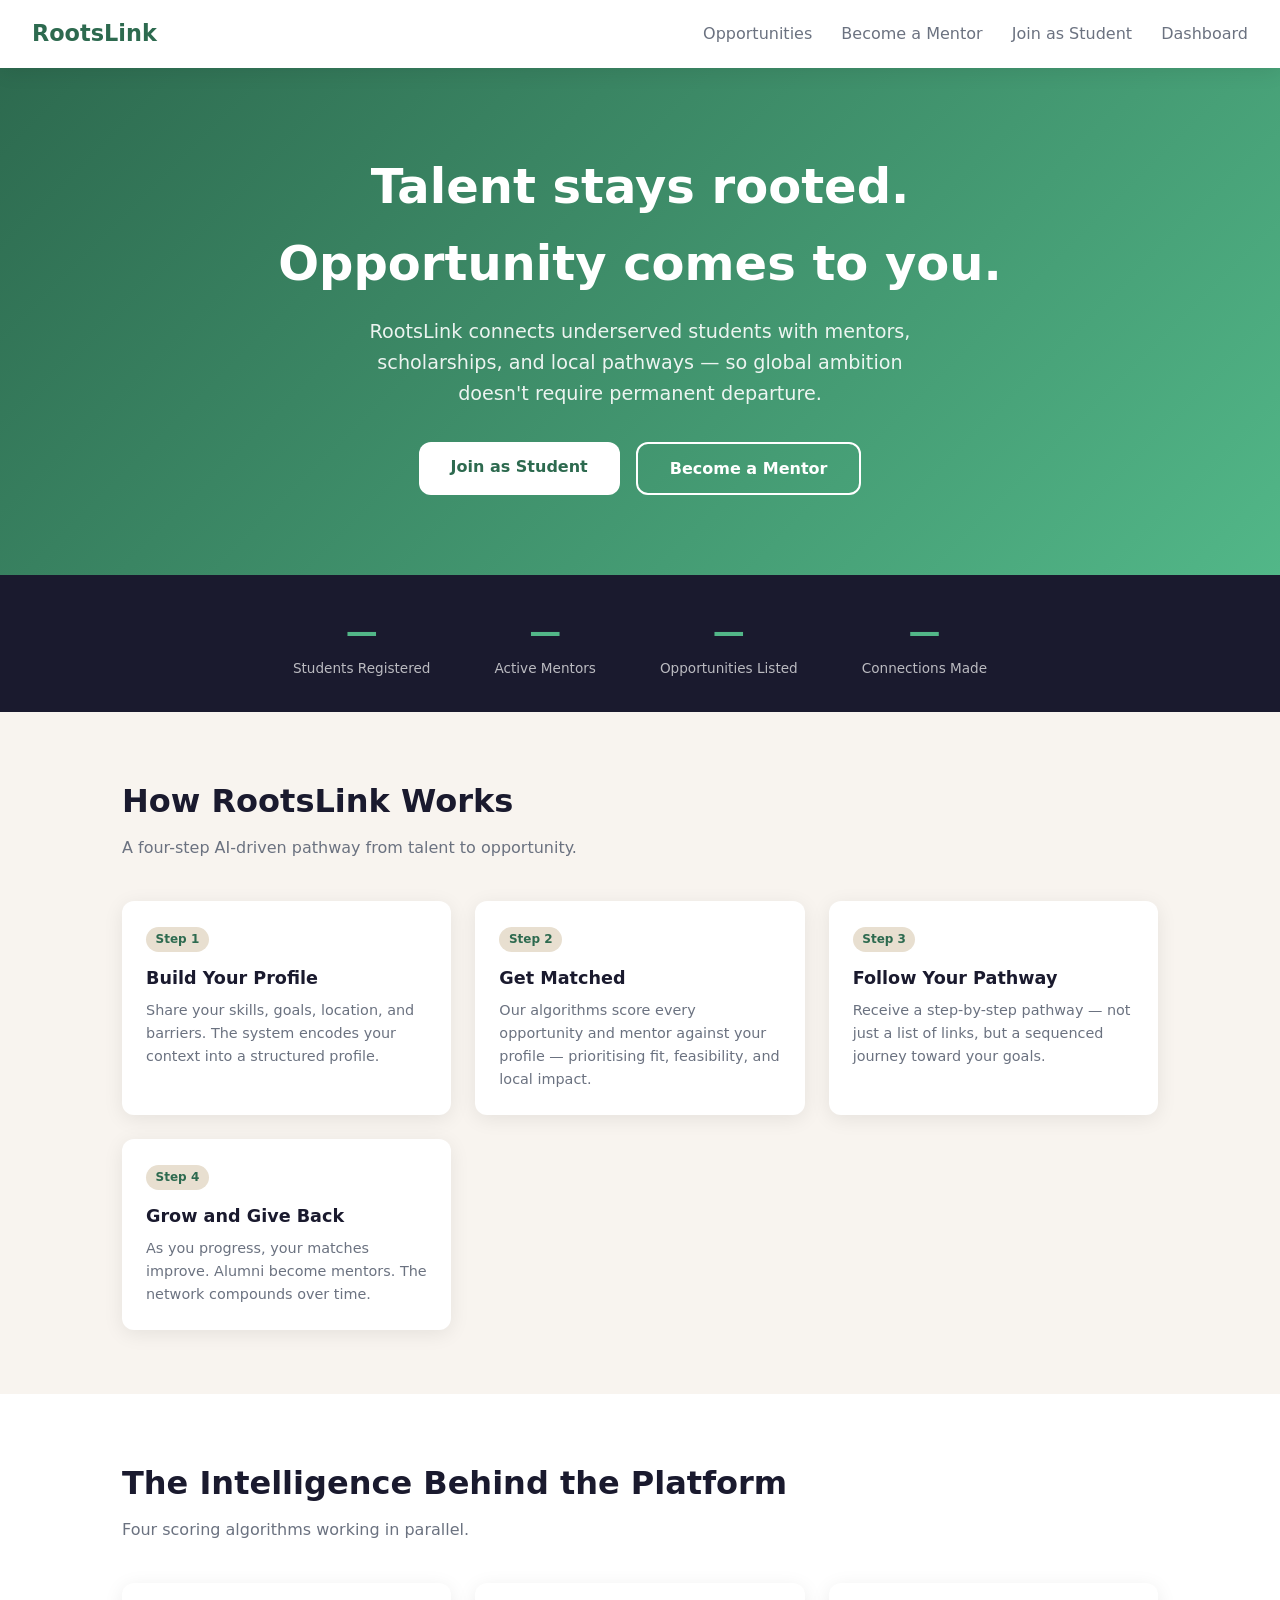
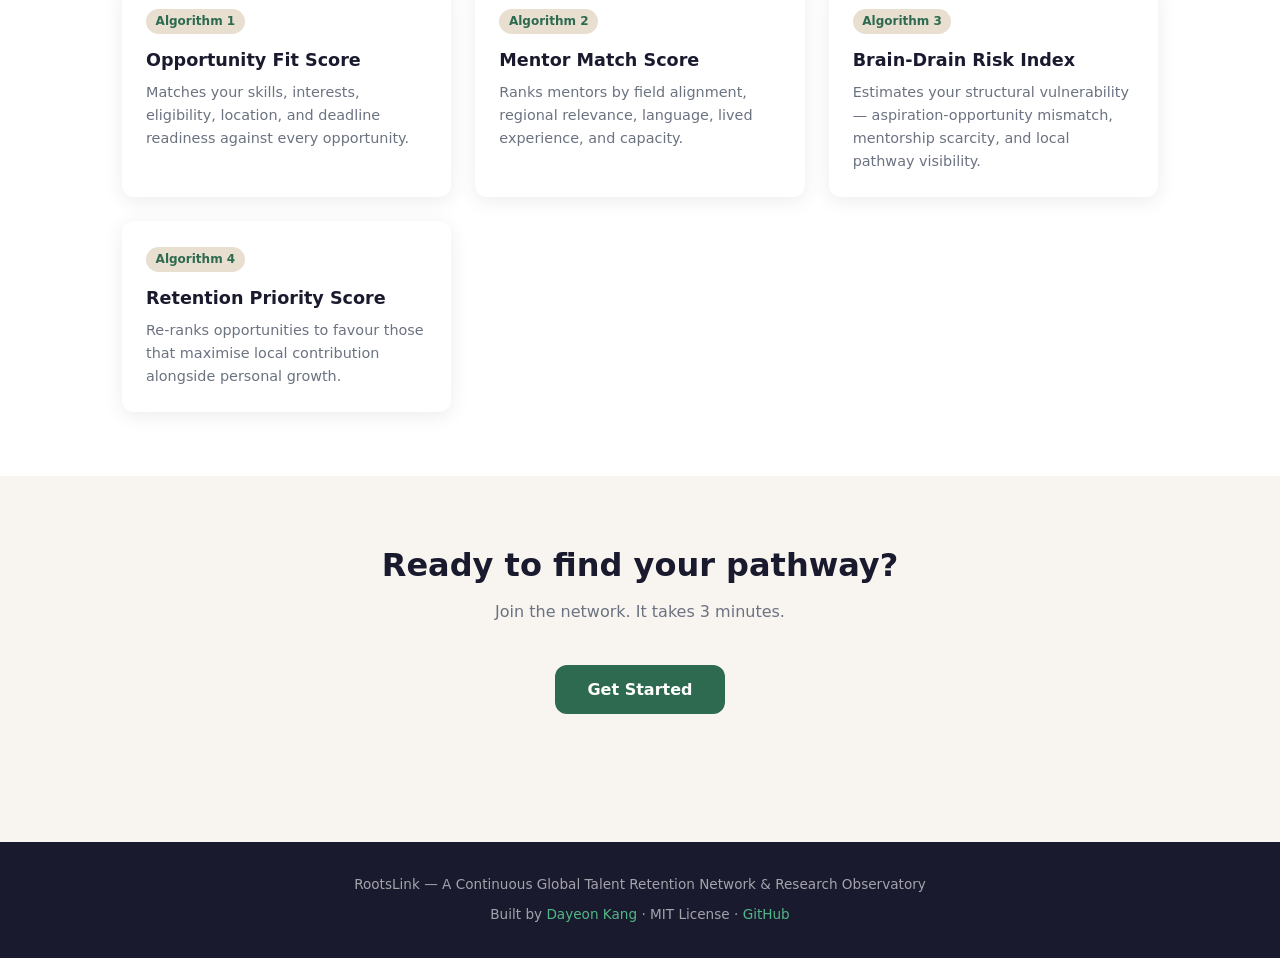
<file: frontend/index.html>
<!DOCTYPE html>
<html lang="en">
<head>
  <meta charset="UTF-8" />
  <meta name="viewport" content="width=device-width, initial-scale=1.0" />
  <title>RootsLink — Global Talent Retention Network</title>
  <link rel="stylesheet" href="styles.css" />
</head>
<body>

<nav>
  <a href="index.html" class="nav-logo">RootsLink</a>
  <div class="nav-links">
    <a href="opportunities.html">Opportunities</a>
    <a href="register-mentor.html">Become a Mentor</a>
    <a href="register-student.html">Join as Student</a>
    <a href="dashboard.html">Dashboard</a>
  </div>
</nav>

<!-- Hero -->
<section class="hero">
  <h1>Talent stays rooted.<br>Opportunity comes to you.</h1>
  <p>RootsLink connects underserved students with mentors, scholarships, and local pathways — so global ambition doesn't require permanent departure.</p>
  <div style="display:flex; gap:1rem; justify-content:center; flex-wrap:wrap;">
    <a href="register-student.html" class="btn btn-secondary">Join as Student</a>
    <a href="register-mentor.html" class="btn btn-outline" style="color:#fff; border-color:#fff;">Become a Mentor</a>
  </div>
</section>

<!-- Impact Stats -->
<div class="stats-bar">
  <div class="stat">
    <div class="stat-number" id="stat-users">—</div>
    <div class="stat-label">Students Registered</div>
  </div>
  <div class="stat">
    <div class="stat-number" id="stat-mentors">—</div>
    <div class="stat-label">Active Mentors</div>
  </div>
  <div class="stat">
    <div class="stat-number" id="stat-opps">—</div>
    <div class="stat-label">Opportunities Listed</div>
  </div>
  <div class="stat">
    <div class="stat-number" id="stat-interactions">—</div>
    <div class="stat-label">Connections Made</div>
  </div>
</div>

<!-- How It Works -->
<div class="section">
  <h2 class="section-title">How RootsLink Works</h2>
  <p class="section-sub">A four-step AI-driven pathway from talent to opportunity.</p>
  <div class="card-grid">
    <div class="card">
      <div class="card-tag">Step 1</div>
      <h3>Build Your Profile</h3>
      <p>Share your skills, goals, location, and barriers. The system encodes your context into a structured profile.</p>
    </div>
    <div class="card">
      <div class="card-tag">Step 2</div>
      <h3>Get Matched</h3>
      <p>Our algorithms score every opportunity and mentor against your profile — prioritising fit, feasibility, and local impact.</p>
    </div>
    <div class="card">
      <div class="card-tag">Step 3</div>
      <h3>Follow Your Pathway</h3>
      <p>Receive a step-by-step pathway — not just a list of links, but a sequenced journey toward your goals.</p>
    </div>
    <div class="card">
      <div class="card-tag">Step 4</div>
      <h3>Grow and Give Back</h3>
      <p>As you progress, your matches improve. Alumni become mentors. The network compounds over time.</p>
    </div>
  </div>
</div>

<!-- Algorithms -->
<div style="background: var(--white);">
  <div class="section">
    <h2 class="section-title">The Intelligence Behind the Platform</h2>
    <p class="section-sub">Four scoring algorithms working in parallel.</p>
    <div class="card-grid">
      <div class="card">
        <div class="card-tag">Algorithm 1</div>
        <h3>Opportunity Fit Score</h3>
        <p>Matches your skills, interests, eligibility, location, and deadline readiness against every opportunity.</p>
      </div>
      <div class="card">
        <div class="card-tag">Algorithm 2</div>
        <h3>Mentor Match Score</h3>
        <p>Ranks mentors by field alignment, regional relevance, language, lived experience, and capacity.</p>
      </div>
      <div class="card">
        <div class="card-tag">Algorithm 3</div>
        <h3>Brain-Drain Risk Index</h3>
        <p>Estimates your structural vulnerability — aspiration-opportunity mismatch, mentorship scarcity, and local pathway visibility.</p>
      </div>
      <div class="card">
        <div class="card-tag">Algorithm 4</div>
        <h3>Retention Priority Score</h3>
        <p>Re-ranks opportunities to favour those that maximise local contribution alongside personal growth.</p>
      </div>
    </div>
  </div>
</div>

<!-- CTA -->
<div class="section" style="text-align:center;">
  <h2 class="section-title">Ready to find your pathway?</h2>
  <p class="section-sub">Join the network. It takes 3 minutes.</p>
  <a href="register-student.html" class="btn btn-primary">Get Started</a>
</div>

<footer>
  <p>RootsLink — A Continuous Global Talent Retention Network &amp; Research Observatory</p>
  <p style="margin-top:.5rem;">Built by <a href="#">Dayeon Kang</a> · MIT License · <a href="#">GitHub</a></p>
</footer>

<script>
  // Load impact stats from API
  const API = "http://localhost:8000";
  fetch(`${API}/match/stats/overview`)
    .then(r => r.json())
    .then(d => {
      document.getElementById("stat-users").textContent        = d.total_users;
      document.getElementById("stat-mentors").textContent      = d.total_mentors;
      document.getElementById("stat-opps").textContent         = d.total_opportunities;
      document.getElementById("stat-interactions").textContent = d.total_interactions;
    })
    .catch(() => {
      // API not running — show placeholder
      ["stat-users","stat-mentors","stat-opps","stat-interactions"]
        .forEach(id => document.getElementById(id).textContent = "—");
    });
</script>
</body>
</html>
</file>
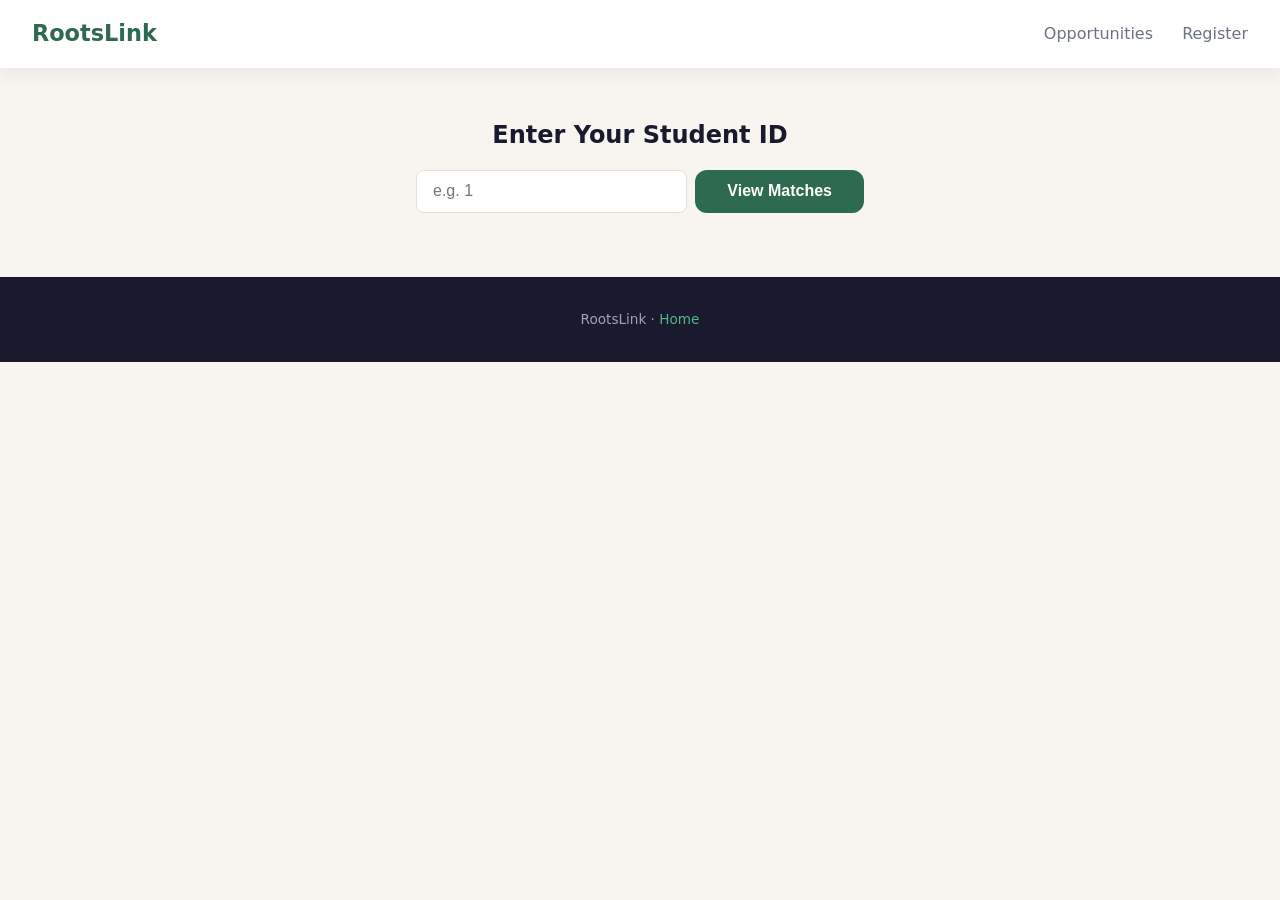
<file: frontend/dashboard.html>
<!DOCTYPE html>
<html lang="en">
<head>
  <meta charset="UTF-8" />
  <meta name="viewport" content="width=device-width, initial-scale=1.0" />
  <title>My Dashboard — RootsLink</title>
  <link rel="stylesheet" href="styles.css" />
</head>
<body>

<nav>
  <a href="index.html" class="nav-logo">RootsLink</a>
  <div class="nav-links">
    <a href="opportunities.html">Opportunities</a>
    <a href="register-student.html">Register</a>
  </div>
</nav>

<!-- User ID input -->
<div id="id-prompt" style="max-width:480px; margin:3rem auto; text-align:center; padding:0 1rem;">
  <h2 style="margin-bottom:1rem;">Enter Your Student ID</h2>
  <div style="display:flex; gap:.5rem;">
    <input type="number" id="user-id-input" placeholder="e.g. 1"
           style="flex:1; padding:.7rem 1rem; border-radius:8px; border:1.5px solid #e8dfd0; font-size:1rem;" />
    <button onclick="loadDashboard()" class="btn btn-primary">View Matches</button>
  </div>
</div>

<div id="dashboard-content" style="display:none;">
  <div class="dashboard-grid">

    <!-- Sidebar -->
    <aside class="sidebar">
      <h3 id="user-name">—</h3>
      <p style="font-size:.85rem; color:var(--muted); margin-bottom:1rem;" id="user-meta">—</p>

      <p style="font-size:.85rem; font-weight:600; margin-bottom:.5rem;">Brain-Drain Risk</p>
      <span id="risk-badge" class="risk-badge risk-medium">—</span>
      <div class="score-bar" style="margin-top:.75rem;">
        <div id="risk-fill" class="score-fill" style="width:0%; background:linear-gradient(90deg,#fbbf24,#dc2626);"></div>
      </div>
      <p style="font-size:.75rem; color:var(--muted); margin-top:.4rem;" id="risk-score">—</p>

      <hr style="margin:1.5rem 0; border:none; border-top:1px solid #e8dfd0;" />

      <h3 style="margin-bottom:1rem;">Your Pathway</h3>
      <ol class="pathway-list" id="pathway-list"></ol>
    </aside>

    <!-- Main -->
    <main class="main-content">

      <!-- Top Mentors -->
      <h2 style="font-size:1.3rem; font-weight:700; margin-bottom:1rem;">Top Mentor Matches</h2>
      <div id="mentor-list"></div>

      <!-- Top Opportunities -->
      <h2 style="font-size:1.3rem; font-weight:700; margin:2rem 0 1rem;">Top Opportunity Matches</h2>
      <div id="opp-list"></div>

    </main>
  </div>
</div>

<footer>
  <p>RootsLink · <a href="index.html">Home</a></p>
</footer>

<script>
  const API = "http://localhost:8000";

  // Check URL param
  const params = new URLSearchParams(window.location.search);
  if (params.get("user_id")) {
    document.getElementById("user-id-input").value = params.get("user_id");
    loadDashboard();
  }

  async function loadDashboard() {
    const userId = document.getElementById("user-id-input").value.trim();
    if (!userId) return;

    try {
      // Load user profile
      const userRes  = await fetch(`${API}/users/${userId}`);
      const matchRes = await fetch(`${API}/match/${userId}`);

      if (!userRes.ok || !matchRes.ok) {
        alert("User not found. Please check your ID.");
        return;
      }

      const user  = await userRes.json();
      const match = await matchRes.json();

      document.getElementById("id-prompt").style.display       = "none";
      document.getElementById("dashboard-content").style.display = "block";

      // Sidebar
      document.getElementById("user-name").textContent = user.name;
      document.getElementById("user-meta").textContent =
        `${user.country}${user.region ? ", " + user.region : ""} · ${user.education_level || "Student"}`;

      const riskPct   = Math.round(match.brain_drain_risk * 100);
      const riskBadge = document.getElementById("risk-badge");
      riskBadge.textContent  = match.risk_level.toUpperCase();
      riskBadge.className    = `risk-badge risk-${match.risk_level}`;
      document.getElementById("risk-fill").style.width = `${riskPct}%`;
      document.getElementById("risk-score").textContent = `Score: ${match.brain_drain_risk} / 1.0`;

      // Pathway
      const pathwayList = document.getElementById("pathway-list");
      pathwayList.innerHTML = match.pathway_summary.map(step => `<li>${step}</li>`).join("");

      // Mentors
      const mentorList = document.getElementById("mentor-list");
      mentorList.innerHTML = match.top_mentors.length
        ? match.top_mentors.map(m => `
          <div class="match-card">
            <h4>${m.name}</h4>
            <p class="match-meta">${m.field} · ${m.country} · ${m.language}
              ${m.diaspora_status ? " · <em>Diaspora</em>" : ""}
            </p>
            <div class="score-bar"><div class="score-fill" style="width:${Math.round(m.mentor_match_score*100)}%"></div></div>
            <p style="font-size:.8rem; color:var(--muted);">Match score: ${m.mentor_match_score}</p>
            <ul class="reasons-list">${m.reasons.map(r => `<li>${r}</li>`).join("")}</ul>
          </div>`).join("")
        : "<p style='color:var(--muted);'>No mentors available yet.</p>";

      // Opportunities
      const oppList = document.getElementById("opp-list");
      oppList.innerHTML = match.top_opportunities.length
        ? match.top_opportunities.map(o => `
          <div class="match-card">
            <h4>${o.title}</h4>
            <p class="match-meta">${o.organization} · ${o.type} · ${o.mode}</p>
            <div class="score-bar"><div class="score-fill" style="width:${Math.round(o.final_score*100)}%"></div></div>
            <p style="font-size:.8rem; color:var(--muted);">
              Final score: ${o.final_score}
              (fit: ${o.opportunity_fit_score} · retention: ${o.retention_priority_score})
            </p>
            <ul class="reasons-list">${o.reasons.map(r => `<li>${r}</li>`).join("")}</ul>
            ${o.barriers.length ? `<ul class="reasons-list barriers-list">${o.barriers.map(b => `<li>${b}</li>`).join("")}</ul>` : ""}
            ${o.link ? `<a href="${o.link}" target="_blank" class="btn btn-outline btn-sm" style="margin-top:.75rem; display:inline-block;">Apply →</a>` : ""}
          </div>`).join("")
        : "<p style='color:var(--muted);'>No opportunities matched. Try adding more to the database.</p>";

    } catch (err) {
      alert("Could not connect to the API. Is the server running on port 8000?");
    }
  }
</script>
</body>
</html>
</file>
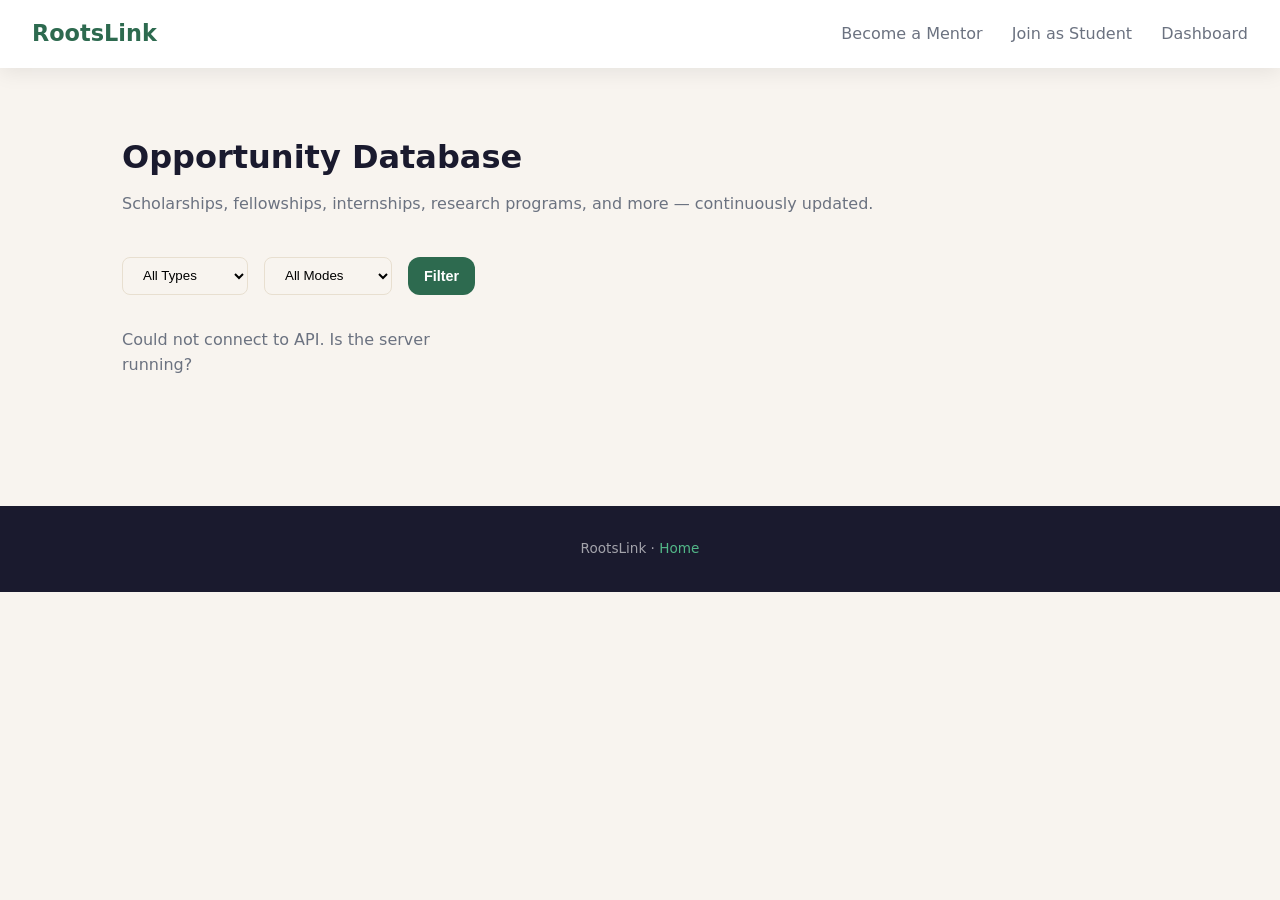
<file: frontend/opportunities.html>
<!DOCTYPE html>
<html lang="en">
<head>
  <meta charset="UTF-8" />
  <meta name="viewport" content="width=device-width, initial-scale=1.0" />
  <title>Opportunities — RootsLink</title>
  <link rel="stylesheet" href="styles.css" />
</head>
<body>

<nav>
  <a href="index.html" class="nav-logo">RootsLink</a>
  <div class="nav-links">
    <a href="register-mentor.html">Become a Mentor</a>
    <a href="register-student.html">Join as Student</a>
    <a href="dashboard.html">Dashboard</a>
  </div>
</nav>

<div class="section">
  <h2 class="section-title">Opportunity Database</h2>
  <p class="section-sub">Scholarships, fellowships, internships, research programs, and more — continuously updated.</p>

  <!-- Filters -->
  <div style="display:flex; gap:1rem; flex-wrap:wrap; margin-bottom:2rem;">
    <select id="filter-type" style="padding:.6rem 1rem; border-radius:8px; border:1.5px solid #e8dfd0; background:#f8f4ef;">
      <option value="">All Types</option>
      <option value="scholarship">Scholarship</option>
      <option value="fellowship">Fellowship</option>
      <option value="internship">Internship</option>
      <option value="research">Research</option>
      <option value="competition">Competition</option>
      <option value="hackathon">Hackathon</option>
    </select>
    <select id="filter-mode" style="padding:.6rem 1rem; border-radius:8px; border:1.5px solid #e8dfd0; background:#f8f4ef;">
      <option value="">All Modes</option>
      <option value="remote">Remote</option>
      <option value="local">Local</option>
      <option value="hybrid">Hybrid</option>
      <option value="international">International</option>
    </select>
    <button onclick="loadOpportunities()" class="btn btn-primary btn-sm">Filter</button>
  </div>

  <div id="opp-grid" class="card-grid">
    <p style="color:var(--muted);">Loading opportunities...</p>
  </div>
</div>

<footer>
  <p>RootsLink · <a href="index.html">Home</a></p>
</footer>

<script>
  const API = "http://localhost:8000";

  async function loadOpportunities() {
    const type = document.getElementById("filter-type").value;
    const mode = document.getElementById("filter-mode").value;

    let url = `${API}/opportunities/?limit=50`;
    if (type) url += `&type=${type}`;
    if (mode) url += `&mode=${mode}`;

    const grid = document.getElementById("opp-grid");
    grid.innerHTML = "<p style='color:var(--muted);'>Loading...</p>";

    try {
      const res  = await fetch(url);
      const data = await res.json();

      if (!data.length) {
        grid.innerHTML = "<p style='color:var(--muted);'>No opportunities found.</p>";
        return;
      }

      grid.innerHTML = data.map(opp => `
        <div class="card">
          <span class="card-tag">${opp.type} · ${opp.mode}</span>
          <h3>${opp.title}</h3>
          <p style="font-weight:600; font-size:.85rem; margin:.25rem 0;">${opp.organization}</p>
          <p>${opp.description || "No description available."}</p>
          ${opp.deadline ? `<p style="margin-top:.5rem; font-size:.8rem; color:var(--muted);">Deadline: ${opp.deadline}</p>` : ""}
          <p style="font-size:.8rem; color:var(--muted);">Cost: ${opp.cost === 0 ? "Free" : `$${opp.cost}`} · Impact: ${opp.impact_score}/10</p>
          ${opp.link ? `<a href="${opp.link}" target="_blank" class="btn btn-outline btn-sm" style="margin-top:1rem; display:inline-block;">Apply →</a>` : ""}
        </div>
      `).join("");
    } catch {
      grid.innerHTML = "<p style='color:var(--muted);'>Could not connect to API. Is the server running?</p>";
    }
  }

  loadOpportunities();
</script>
</body>
</html>
</file>
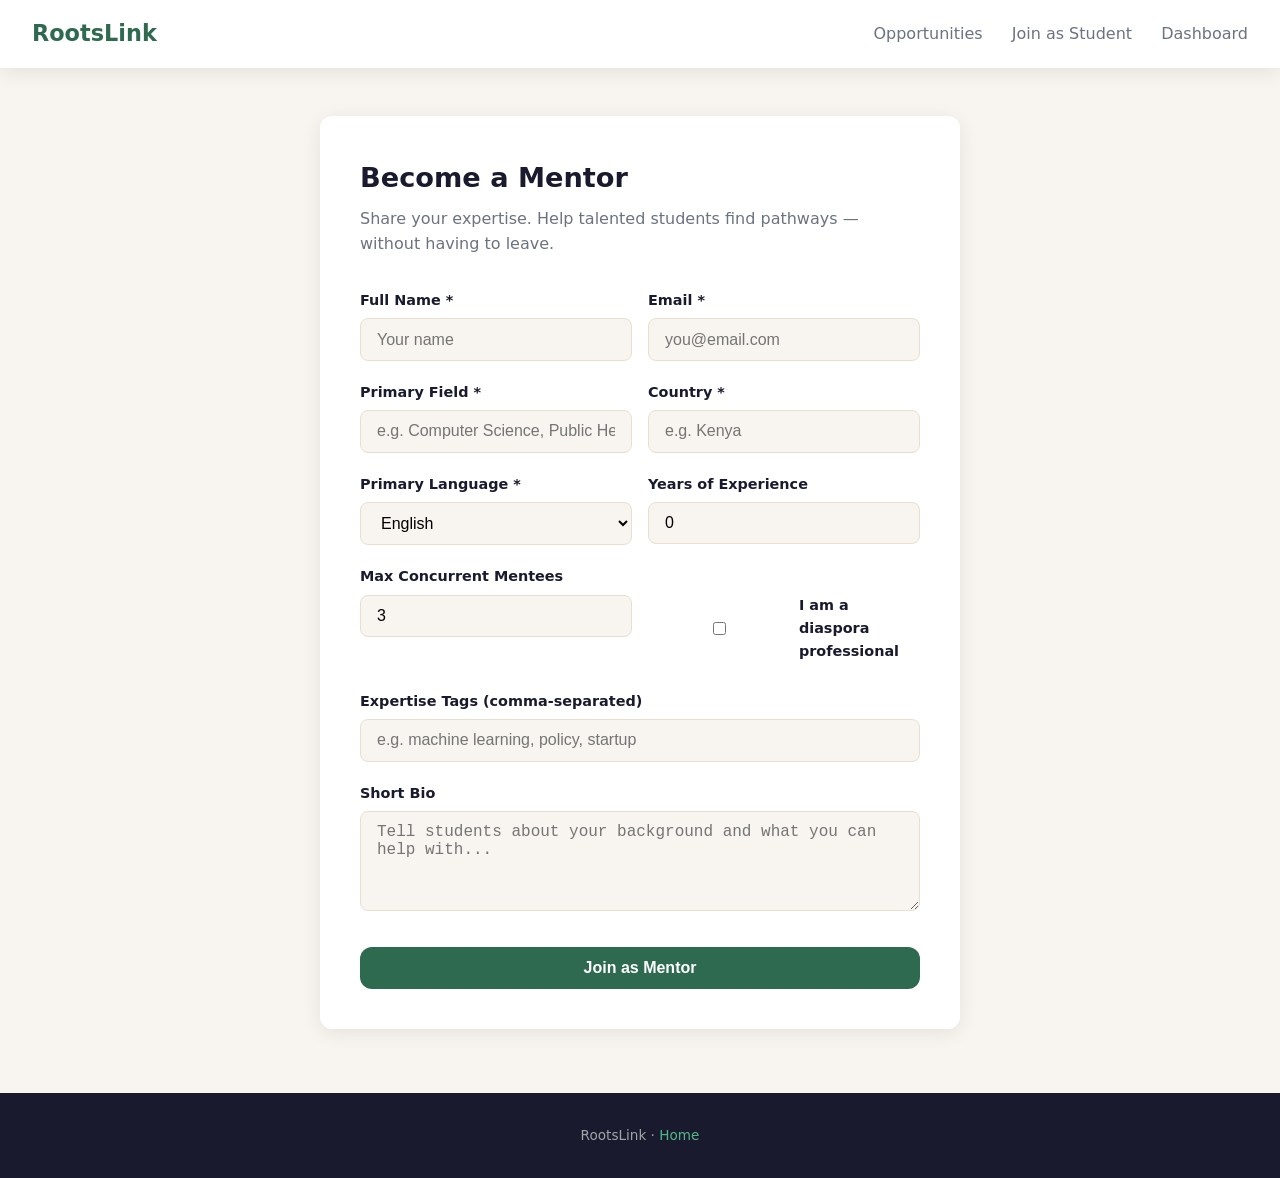
<file: frontend/register-mentor.html>
<!DOCTYPE html>
<html lang="en">
<head>
  <meta charset="UTF-8" />
  <meta name="viewport" content="width=device-width, initial-scale=1.0" />
  <title>Become a Mentor — RootsLink</title>
  <link rel="stylesheet" href="styles.css" />
</head>
<body>

<nav>
  <a href="index.html" class="nav-logo">RootsLink</a>
  <div class="nav-links">
    <a href="opportunities.html">Opportunities</a>
    <a href="register-student.html">Join as Student</a>
    <a href="dashboard.html">Dashboard</a>
  </div>
</nav>

<div class="form-container">
  <h1 class="form-title">Become a Mentor</h1>
  <p class="form-sub">Share your expertise. Help talented students find pathways — without having to leave.</p>

  <div id="alert-area"></div>

  <form id="mentor-form">
    <div class="form-row">
      <div class="form-group">
        <label for="name">Full Name *</label>
        <input type="text" id="name" required placeholder="Your name" />
      </div>
      <div class="form-group">
        <label for="email">Email *</label>
        <input type="email" id="email" required placeholder="you@email.com" />
      </div>
    </div>

    <div class="form-row">
      <div class="form-group">
        <label for="field">Primary Field *</label>
        <input type="text" id="field" required placeholder="e.g. Computer Science, Public Health" />
      </div>
      <div class="form-group">
        <label for="country">Country *</label>
        <input type="text" id="country" required placeholder="e.g. Kenya" />
      </div>
    </div>

    <div class="form-row">
      <div class="form-group">
        <label for="language">Primary Language *</label>
        <select id="language">
          <option value="English">English</option>
          <option value="French">French</option>
          <option value="Spanish">Spanish</option>
          <option value="Arabic">Arabic</option>
          <option value="Portuguese">Portuguese</option>
          <option value="Korean">Korean</option>
          <option value="Japanese">Japanese</option>
          <option value="Swahili">Swahili</option>
          <option value="Other">Other</option>
        </select>
      </div>
      <div class="form-group">
        <label for="experience">Years of Experience</label>
        <input type="number" id="experience" min="0" max="50" value="0" />
      </div>
    </div>

    <div class="form-row">
      <div class="form-group">
        <label for="capacity">Max Concurrent Mentees</label>
        <input type="number" id="capacity" min="1" max="20" value="3" />
      </div>
      <div class="form-group">
        <label for="diaspora" style="display:flex; align-items:center; gap:.5rem; margin-top:1.8rem;">
          <input type="checkbox" id="diaspora" />
          I am a diaspora professional
        </label>
      </div>
    </div>

    <div class="form-group">
      <label for="expertise">Expertise Tags (comma-separated)</label>
      <input type="text" id="expertise" placeholder="e.g. machine learning, policy, startup" />
    </div>

    <div class="form-group">
      <label for="bio">Short Bio</label>
      <textarea id="bio" placeholder="Tell students about your background and what you can help with..."></textarea>
    </div>

    <button type="submit" class="btn btn-primary" style="width:100%; margin-top:.5rem;">
      Join as Mentor
    </button>
  </form>
</div>

<footer>
  <p>RootsLink · <a href="index.html">Home</a></p>
</footer>

<script>
  const API = "http://localhost:8000";

  document.getElementById("mentor-form").addEventListener("submit", async (e) => {
    e.preventDefault();
    const alertArea = document.getElementById("alert-area");
    const toList = (val) => val.split(",").map(s => s.trim()).filter(Boolean);

    const payload = {
      name:                document.getElementById("name").value.trim(),
      email:               document.getElementById("email").value.trim(),
      field:               document.getElementById("field").value.trim(),
      country:             document.getElementById("country").value.trim(),
      language:            document.getElementById("language").value,
      experience_years:    parseInt(document.getElementById("experience").value),
      mentorship_capacity: parseInt(document.getElementById("capacity").value),
      diaspora_status:     document.getElementById("diaspora").checked,
      expertise_tags:      toList(document.getElementById("expertise").value),
      bio:                 document.getElementById("bio").value.trim() || null,
      availability:        true,
    };

    try {
      const res = await fetch(`${API}/mentors/`, {
        method: "POST",
        headers: { "Content-Type": "application/json" },
        body: JSON.stringify(payload),
      });

      if (res.ok) {
        const mentor = await res.json();
        alertArea.innerHTML = `
          <div class="alert alert-success">
            Welcome to RootsLink! Your mentor ID is <strong>#${mentor.id}</strong>.
            Thank you for giving back.
          </div>`;
        document.getElementById("mentor-form").reset();
      } else {
        const err = await res.json();
        alertArea.innerHTML = `<div class="alert alert-error">${err.detail || "Registration failed."}</div>`;
      }
    } catch {
      alertArea.innerHTML = `<div class="alert alert-error">Could not connect to API. Is the server running?</div>`;
    }
  });
</script>
</body>
</html>
</file>
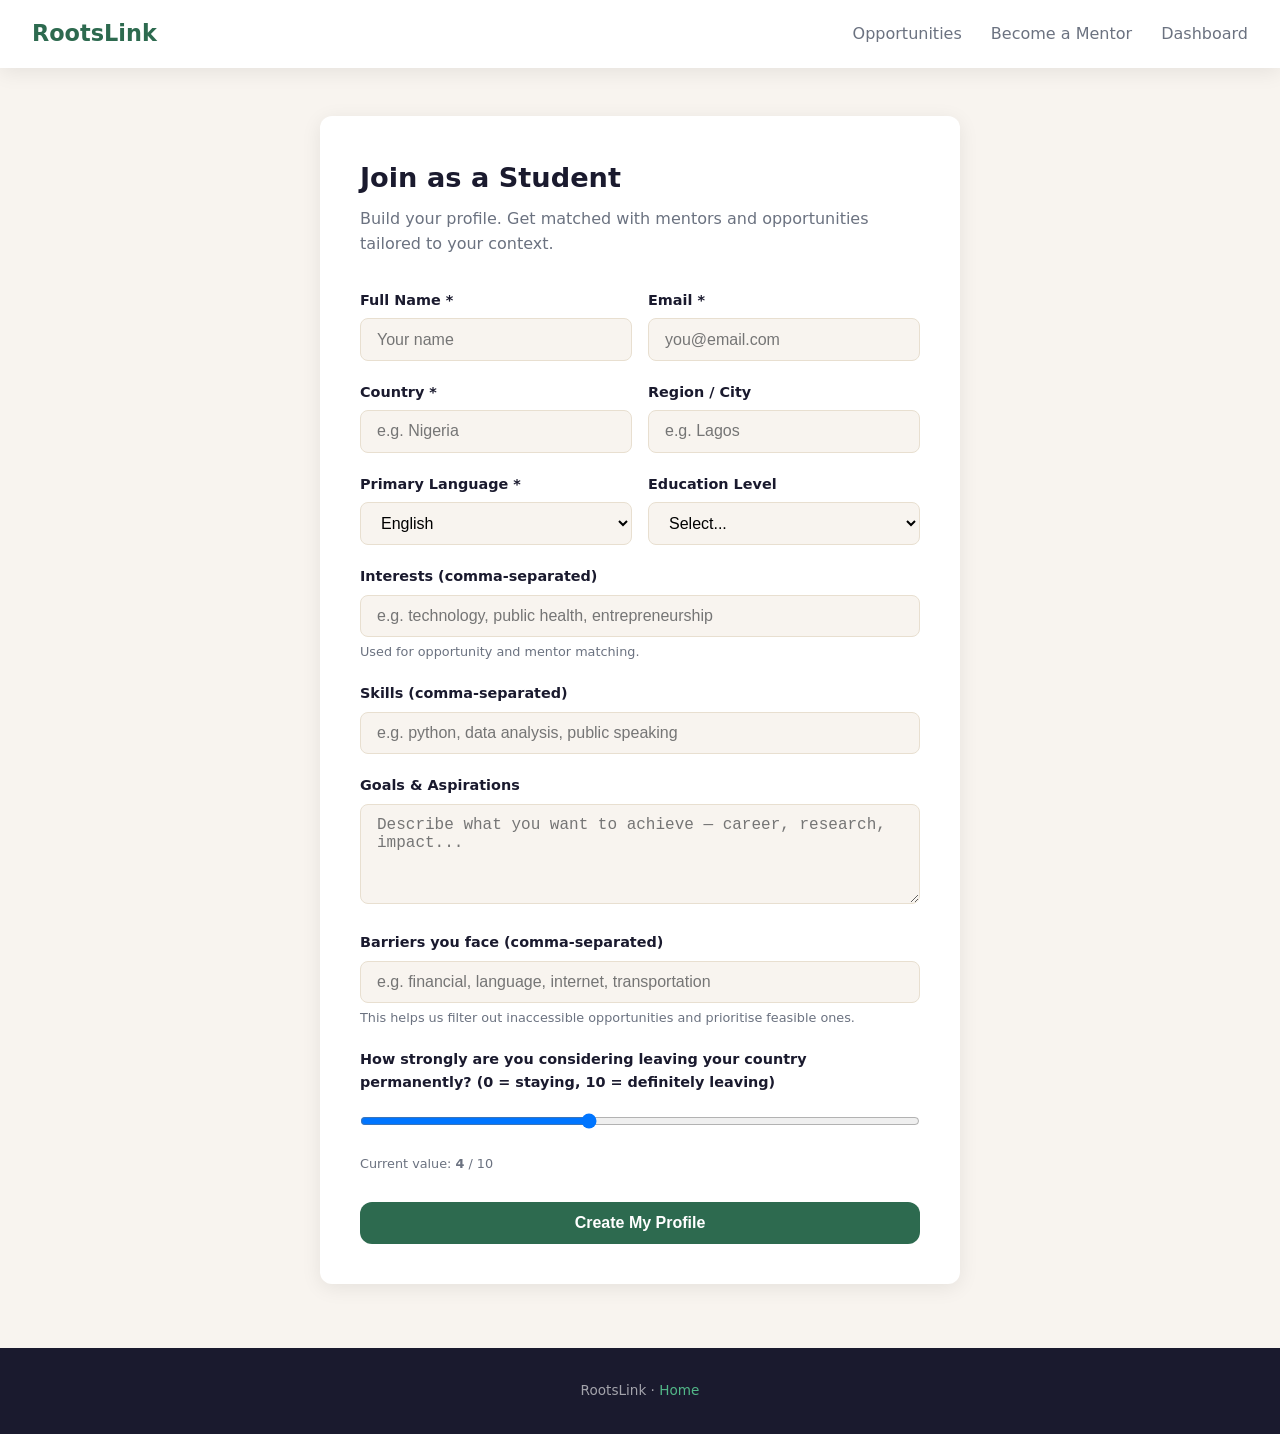
<file: frontend/register-student.html>
<!DOCTYPE html>
<html lang="en">
<head>
  <meta charset="UTF-8" />
  <meta name="viewport" content="width=device-width, initial-scale=1.0" />
  <title>Join as Student — RootsLink</title>
  <link rel="stylesheet" href="styles.css" />
</head>
<body>

<nav>
  <a href="index.html" class="nav-logo">RootsLink</a>
  <div class="nav-links">
    <a href="opportunities.html">Opportunities</a>
    <a href="register-mentor.html">Become a Mentor</a>
    <a href="dashboard.html">Dashboard</a>
  </div>
</nav>

<div class="form-container">
  <h1 class="form-title">Join as a Student</h1>
  <p class="form-sub">Build your profile. Get matched with mentors and opportunities tailored to your context.</p>

  <div id="alert-area"></div>

  <form id="student-form">
    <div class="form-row">
      <div class="form-group">
        <label for="name">Full Name *</label>
        <input type="text" id="name" required placeholder="Your name" />
      </div>
      <div class="form-group">
        <label for="email">Email *</label>
        <input type="email" id="email" required placeholder="you@email.com" />
      </div>
    </div>

    <div class="form-row">
      <div class="form-group">
        <label for="country">Country *</label>
        <input type="text" id="country" required placeholder="e.g. Nigeria" />
      </div>
      <div class="form-group">
        <label for="region">Region / City</label>
        <input type="text" id="region" placeholder="e.g. Lagos" />
      </div>
    </div>

    <div class="form-row">
      <div class="form-group">
        <label for="language">Primary Language *</label>
        <select id="language">
          <option value="English">English</option>
          <option value="French">French</option>
          <option value="Spanish">Spanish</option>
          <option value="Arabic">Arabic</option>
          <option value="Portuguese">Portuguese</option>
          <option value="Korean">Korean</option>
          <option value="Japanese">Japanese</option>
          <option value="Swahili">Swahili</option>
          <option value="Other">Other</option>
        </select>
      </div>
      <div class="form-group">
        <label for="education">Education Level</label>
        <select id="education">
          <option value="">Select...</option>
          <option value="high_school">High School</option>
          <option value="undergraduate">Undergraduate</option>
          <option value="graduate">Graduate</option>
          <option value="phd">PhD</option>
        </select>
      </div>
    </div>

    <div class="form-group">
      <label for="interests">Interests (comma-separated)</label>
      <input type="text" id="interests" placeholder="e.g. technology, public health, entrepreneurship" />
      <p class="form-hint">Used for opportunity and mentor matching.</p>
    </div>

    <div class="form-group">
      <label for="skills">Skills (comma-separated)</label>
      <input type="text" id="skills" placeholder="e.g. python, data analysis, public speaking" />
    </div>

    <div class="form-group">
      <label for="goals">Goals &amp; Aspirations</label>
      <textarea id="goals" placeholder="Describe what you want to achieve — career, research, impact..."></textarea>
    </div>

    <div class="form-group">
      <label for="barriers">Barriers you face (comma-separated)</label>
      <input type="text" id="barriers" placeholder="e.g. financial, language, internet, transportation" />
      <p class="form-hint">This helps us filter out inaccessible opportunities and prioritise feasible ones.</p>
    </div>

    <div class="form-group">
      <label for="mobility">How strongly are you considering leaving your country permanently? (0 = staying, 10 = definitely leaving)</label>
      <input type="range" id="mobility" min="0" max="10" value="4" step="1"
             oninput="document.getElementById('mobility-val').textContent = this.value" />
      <p class="form-hint">Current value: <strong id="mobility-val">4</strong> / 10</p>
    </div>

    <button type="submit" class="btn btn-primary" style="width:100%; margin-top:.5rem;">
      Create My Profile
    </button>
  </form>
</div>

<footer>
  <p>RootsLink · <a href="index.html">Home</a></p>
</footer>

<script>
  const API = "http://localhost:8000";

  document.getElementById("student-form").addEventListener("submit", async (e) => {
    e.preventDefault();
    const alertArea = document.getElementById("alert-area");

    const toList = (val) => val.split(",").map(s => s.trim()).filter(Boolean);

    const payload = {
      name:            document.getElementById("name").value.trim(),
      email:           document.getElementById("email").value.trim(),
      country:         document.getElementById("country").value.trim(),
      region:          document.getElementById("region").value.trim() || null,
      language:        document.getElementById("language").value,
      education_level: document.getElementById("education").value || null,
      interests:       toList(document.getElementById("interests").value),
      skills:          toList(document.getElementById("skills").value),
      goals:           document.getElementById("goals").value.trim() || null,
      barriers:        toList(document.getElementById("barriers").value),
      mobility_intent: parseInt(document.getElementById("mobility").value) / 10,
    };

    try {
      const res = await fetch(`${API}/users/`, {
        method: "POST",
        headers: { "Content-Type": "application/json" },
        body: JSON.stringify(payload),
      });

      if (res.ok) {
        const user = await res.json();
        alertArea.innerHTML = `
          <div class="alert alert-success">
            Profile created! Your ID is <strong>#${user.id}</strong>.
            <a href="dashboard.html?user_id=${user.id}" style="margin-left:.5rem;">View your matches →</a>
          </div>`;
        document.getElementById("student-form").reset();
      } else {
        const err = await res.json();
        alertArea.innerHTML = `<div class="alert alert-error">${err.detail || "Registration failed."}</div>`;
      }
    } catch {
      alertArea.innerHTML = `<div class="alert alert-error">Could not connect to API. Is the server running?</div>`;
    }
  });
</script>
</body>
</html>
</file>
<file: frontend/styles.css>
/* RootsLink — Global Styles */
:root {
  --green:   #2d6a4f;
  --green-light: #52b788;
  --cream:   #f8f4ef;
  --sand:    #e8dfd0;
  --dark:    #1a1a2e;
  --muted:   #6b7280;
  --white:   #ffffff;
  --red:     #dc2626;
  --amber:   #d97706;
  --radius:  12px;
  --shadow:  0 4px 20px rgba(0,0,0,0.08);
}

* { box-sizing: border-box; margin: 0; padding: 0; }

body {
  font-family: 'Inter', system-ui, sans-serif;
  background: var(--cream);
  color: var(--dark);
  line-height: 1.6;
}

/* — Nav — */
nav {
  background: var(--white);
  padding: 1rem 2rem;
  display: flex;
  justify-content: space-between;
  align-items: center;
  box-shadow: var(--shadow);
  position: sticky;
  top: 0;
  z-index: 100;
}

.nav-logo {
  font-size: 1.4rem;
  font-weight: 800;
  color: var(--green);
  text-decoration: none;
}

.nav-links a {
  margin-left: 1.5rem;
  text-decoration: none;
  color: var(--muted);
  font-weight: 500;
  transition: color .2s;
}
.nav-links a:hover { color: var(--green); }

/* — Hero — */
.hero {
  background: linear-gradient(135deg, var(--green) 0%, var(--green-light) 100%);
  color: var(--white);
  padding: 5rem 2rem;
  text-align: center;
}
.hero h1 { font-size: 3rem; font-weight: 800; margin-bottom: 1rem; }
.hero p  { font-size: 1.2rem; max-width: 600px; margin: 0 auto 2rem; opacity: .9; }

/* — Buttons — */
.btn {
  display: inline-block;
  padding: .75rem 2rem;
  border-radius: var(--radius);
  font-weight: 600;
  font-size: 1rem;
  cursor: pointer;
  border: none;
  text-decoration: none;
  transition: opacity .2s, transform .1s;
}
.btn:hover { opacity: .9; transform: translateY(-1px); }
.btn-primary   { background: var(--green); color: var(--white); }
.btn-secondary { background: var(--white); color: var(--green); }
.btn-outline   { background: transparent; border: 2px solid var(--green); color: var(--green); }
.btn-sm        { padding: .4rem 1rem; font-size: .9rem; }

/* — Stats Bar — */
.stats-bar {
  background: var(--dark);
  color: var(--white);
  display: flex;
  justify-content: center;
  gap: 4rem;
  padding: 2rem;
}
.stat { text-align: center; }
.stat-number { font-size: 2rem; font-weight: 800; color: var(--green-light); }
.stat-label  { font-size: .85rem; opacity: .7; }

/* — Sections — */
.section { padding: 4rem 2rem; max-width: 1100px; margin: 0 auto; }
.section-title {
  font-size: 2rem;
  font-weight: 700;
  margin-bottom: .5rem;
  color: var(--dark);
}
.section-sub { color: var(--muted); margin-bottom: 2.5rem; }

/* — Cards — */
.card-grid {
  display: grid;
  grid-template-columns: repeat(auto-fill, minmax(280px, 1fr));
  gap: 1.5rem;
}

.card {
  background: var(--white);
  border-radius: var(--radius);
  padding: 1.5rem;
  box-shadow: var(--shadow);
  transition: transform .2s;
}
.card:hover { transform: translateY(-3px); }
.card-tag {
  display: inline-block;
  background: var(--sand);
  color: var(--green);
  font-size: .75rem;
  font-weight: 600;
  padding: .2rem .6rem;
  border-radius: 20px;
  margin-bottom: .75rem;
}
.card h3 { font-size: 1.1rem; margin-bottom: .4rem; }
.card p  { font-size: .9rem; color: var(--muted); }

/* — Forms — */
.form-container {
  max-width: 640px;
  margin: 3rem auto;
  background: var(--white);
  border-radius: var(--radius);
  padding: 2.5rem;
  box-shadow: var(--shadow);
}
.form-title { font-size: 1.7rem; font-weight: 700; margin-bottom: .4rem; }
.form-sub   { color: var(--muted); margin-bottom: 2rem; }

.form-group        { margin-bottom: 1.25rem; }
.form-group label  { display: block; font-weight: 600; margin-bottom: .4rem; font-size: .9rem; }
.form-group input,
.form-group select,
.form-group textarea {
  width: 100%;
  padding: .7rem 1rem;
  border: 1.5px solid var(--sand);
  border-radius: 8px;
  font-size: 1rem;
  background: var(--cream);
  transition: border-color .2s;
}
.form-group input:focus,
.form-group select:focus,
.form-group textarea:focus {
  outline: none;
  border-color: var(--green);
}
.form-group textarea { resize: vertical; min-height: 100px; }
.form-hint { font-size: .8rem; color: var(--muted); margin-top: .3rem; }

.form-row { display: grid; grid-template-columns: 1fr 1fr; gap: 1rem; }

/* — Dashboard — */
.dashboard-grid {
  display: grid;
  grid-template-columns: 280px 1fr;
  gap: 2rem;
  max-width: 1100px;
  margin: 2rem auto;
  padding: 0 1rem;
}
.sidebar {
  background: var(--white);
  border-radius: var(--radius);
  padding: 1.5rem;
  box-shadow: var(--shadow);
  height: fit-content;
}
.sidebar h3 { font-size: 1rem; font-weight: 700; margin-bottom: 1rem; }
.risk-badge {
  display: inline-block;
  padding: .3rem .8rem;
  border-radius: 20px;
  font-weight: 700;
  font-size: .85rem;
}
.risk-low    { background: #d1fae5; color: #065f46; }
.risk-medium { background: #fef3c7; color: #92400e; }
.risk-high   { background: #fee2e2; color: #991b1b; }

.main-content { }
.match-card {
  background: var(--white);
  border-radius: var(--radius);
  padding: 1.5rem;
  box-shadow: var(--shadow);
  margin-bottom: 1.25rem;
  border-left: 4px solid var(--green-light);
}
.match-card h4 { font-size: 1.05rem; font-weight: 700; margin-bottom: .3rem; }
.match-meta    { font-size: .85rem; color: var(--muted); margin-bottom: .75rem; }
.score-bar {
  height: 8px;
  background: var(--sand);
  border-radius: 4px;
  overflow: hidden;
  margin-bottom: .5rem;
}
.score-fill {
  height: 100%;
  background: linear-gradient(90deg, var(--green-light), var(--green));
  border-radius: 4px;
  transition: width .5s;
}
.reasons-list { list-style: none; padding: 0; margin-top: .5rem; }
.reasons-list li { font-size: .85rem; color: var(--muted); padding: .15rem 0; }
.reasons-list li::before { content: "✓ "; color: var(--green); font-weight: 700; }
.barriers-list li::before { content: "⚠ "; color: var(--amber); font-weight: 700; }

.pathway-list { list-style: none; padding: 0; counter-reset: pathway; }
.pathway-list li {
  counter-increment: pathway;
  padding: .75rem 1rem .75rem 3rem;
  position: relative;
  background: var(--cream);
  border-radius: 8px;
  margin-bottom: .5rem;
  font-size: .9rem;
}
.pathway-list li::before {
  content: counter(pathway);
  position: absolute;
  left: .75rem;
  top: .75rem;
  background: var(--green);
  color: var(--white);
  width: 1.4rem;
  height: 1.4rem;
  border-radius: 50%;
  display: flex;
  align-items: center;
  justify-content: center;
  font-size: .75rem;
  font-weight: 700;
}

/* — Alert — */
.alert {
  padding: 1rem 1.25rem;
  border-radius: 8px;
  margin-bottom: 1.5rem;
  font-size: .9rem;
}
.alert-success { background: #d1fae5; color: #065f46; border-left: 4px solid #059669; }
.alert-error   { background: #fee2e2; color: #991b1b; border-left: 4px solid #dc2626; }

/* — Footer — */
footer {
  background: var(--dark);
  color: rgba(255,255,255,.6);
  text-align: center;
  padding: 2rem;
  font-size: .85rem;
  margin-top: 4rem;
}
footer a { color: var(--green-light); text-decoration: none; }

/* — Responsive — */
@media (max-width: 768px) {
  .hero h1 { font-size: 2rem; }
  .stats-bar { flex-direction: column; gap: 1.5rem; }
  .form-row  { grid-template-columns: 1fr; }
  .dashboard-grid { grid-template-columns: 1fr; }
  nav { flex-direction: column; gap: 1rem; }
}
</file>
